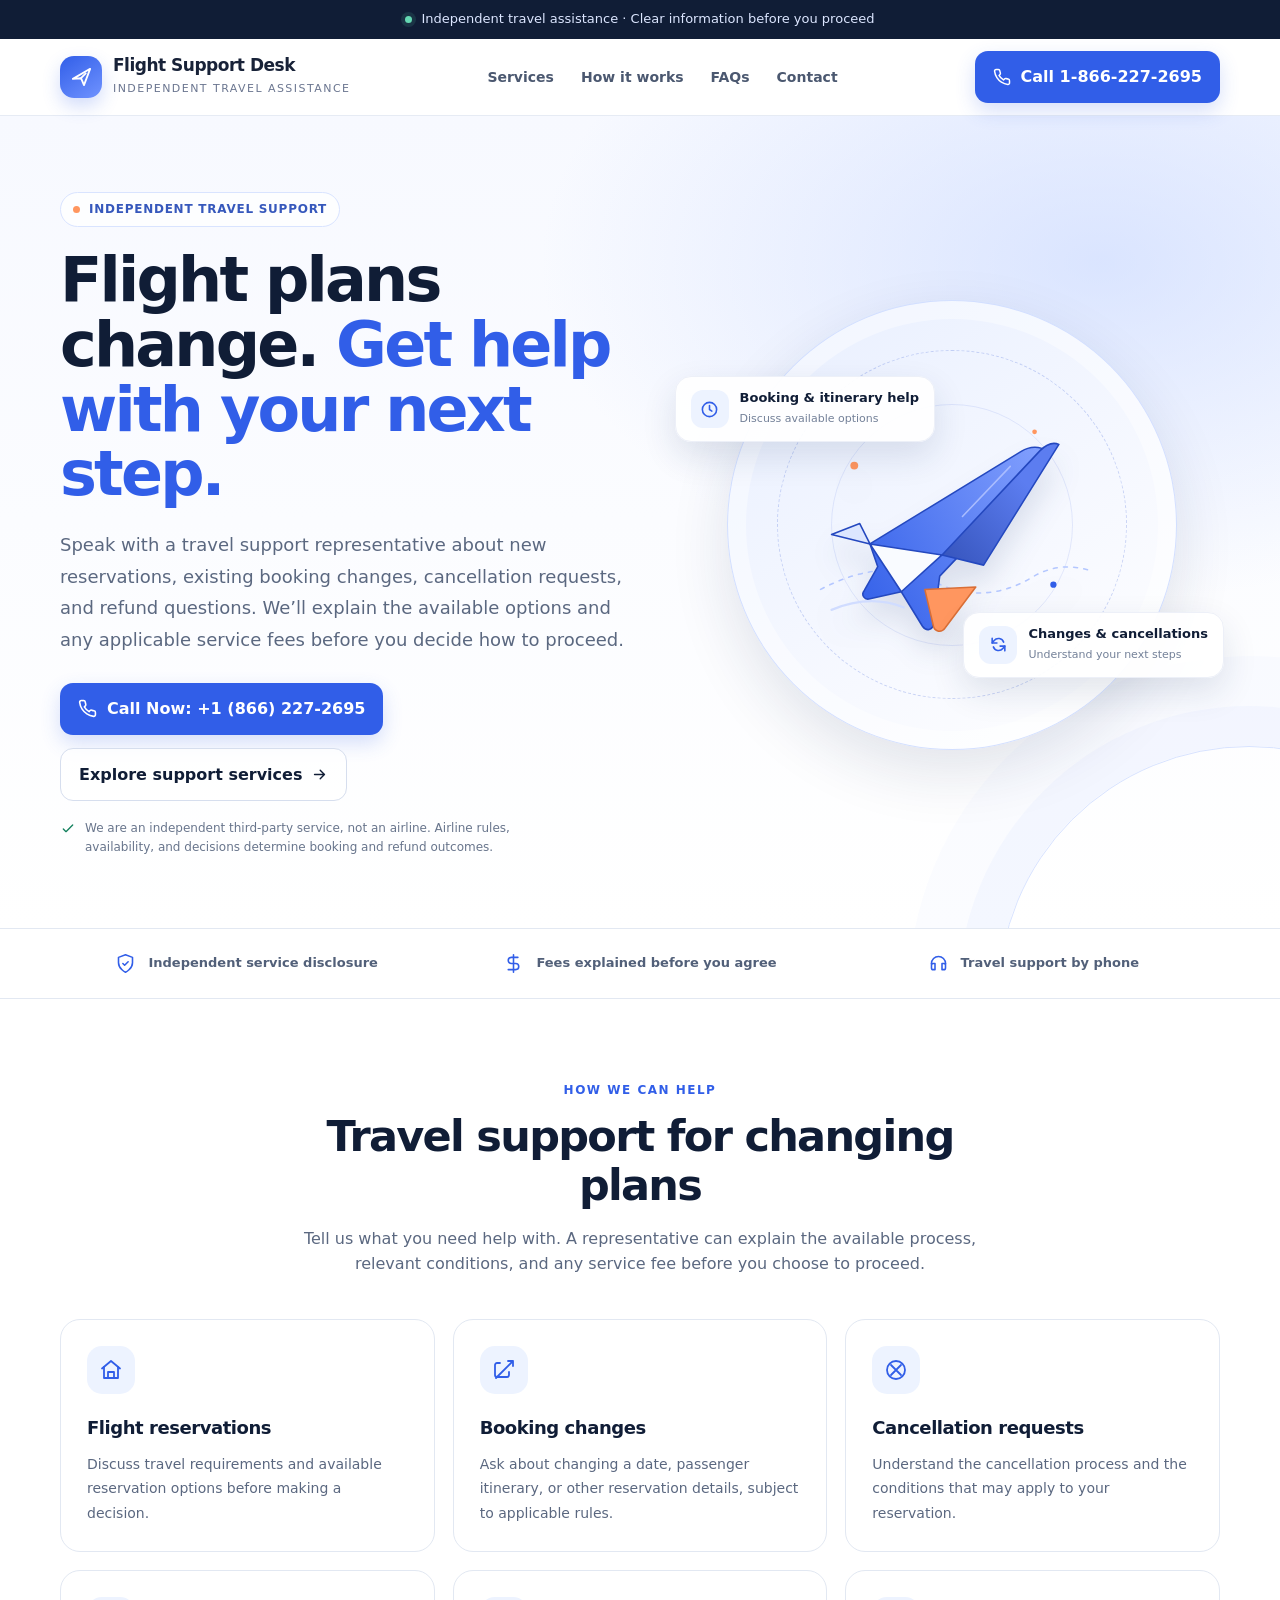
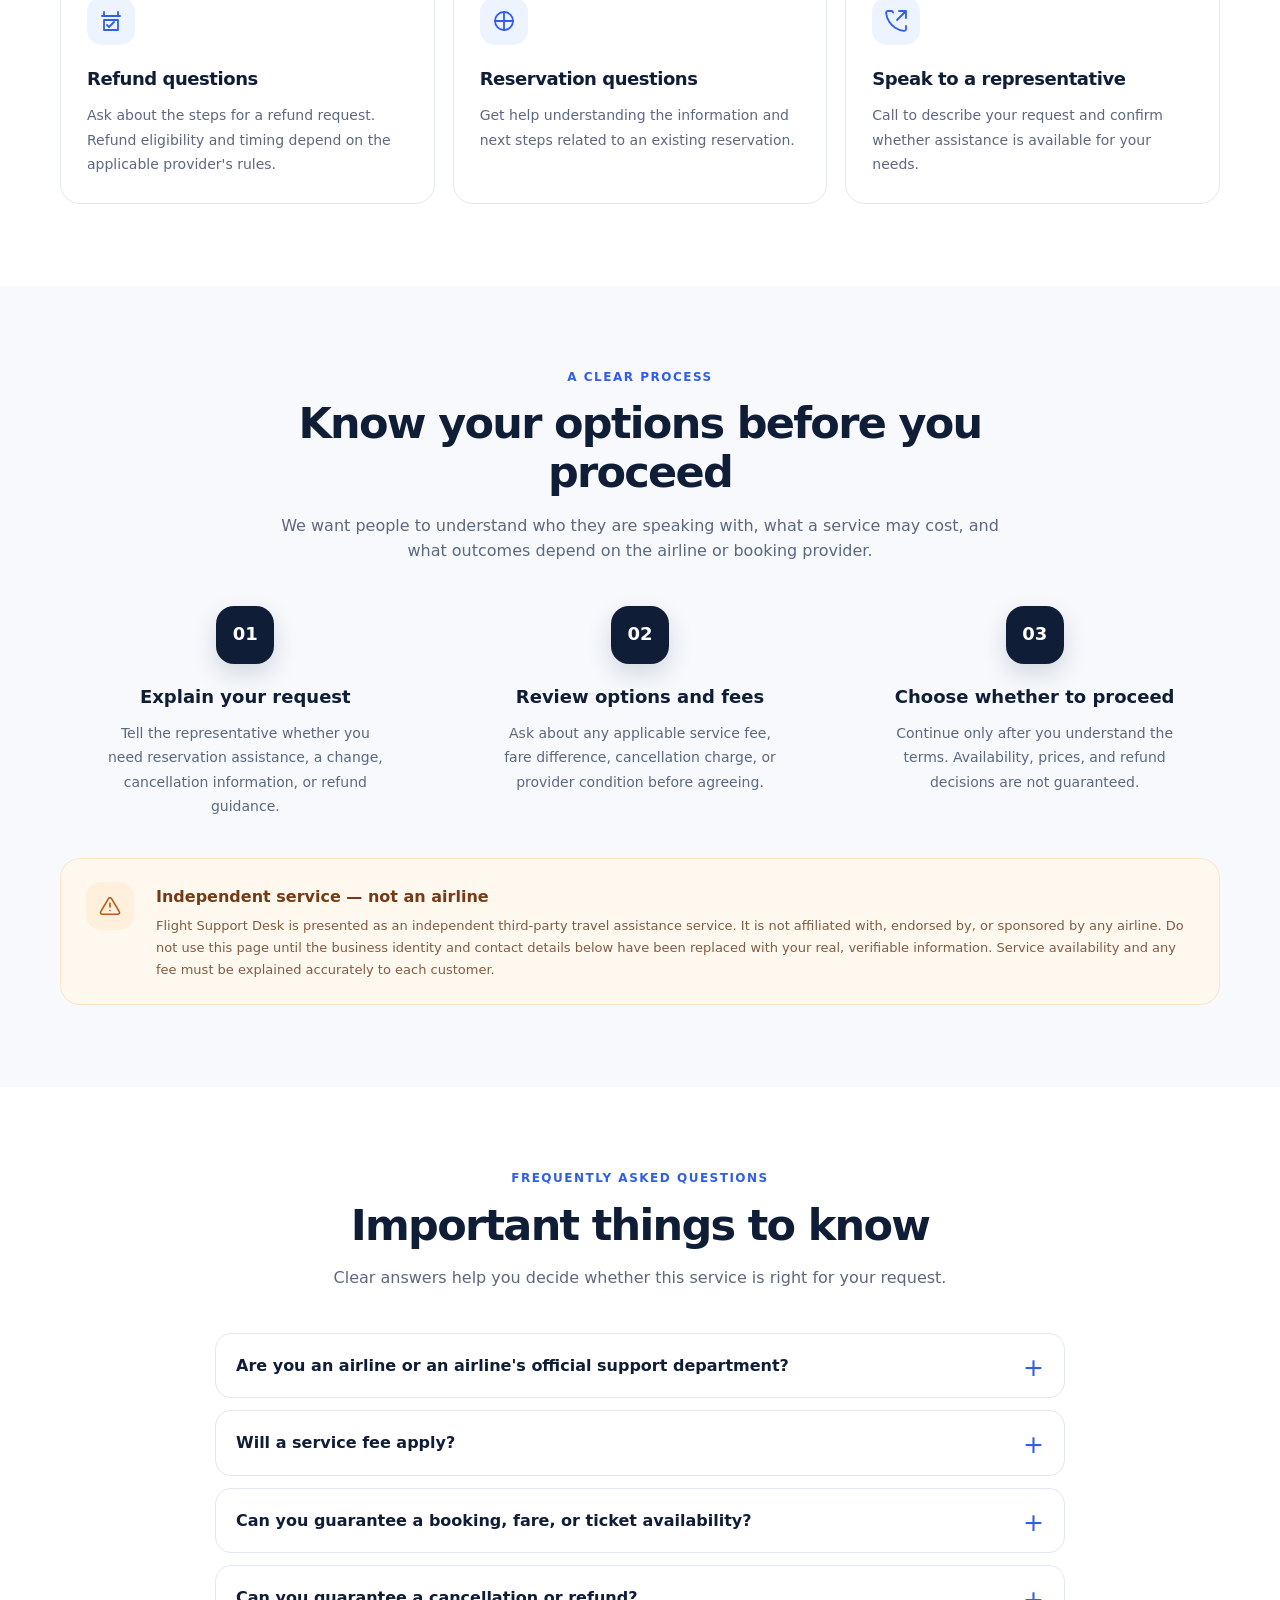
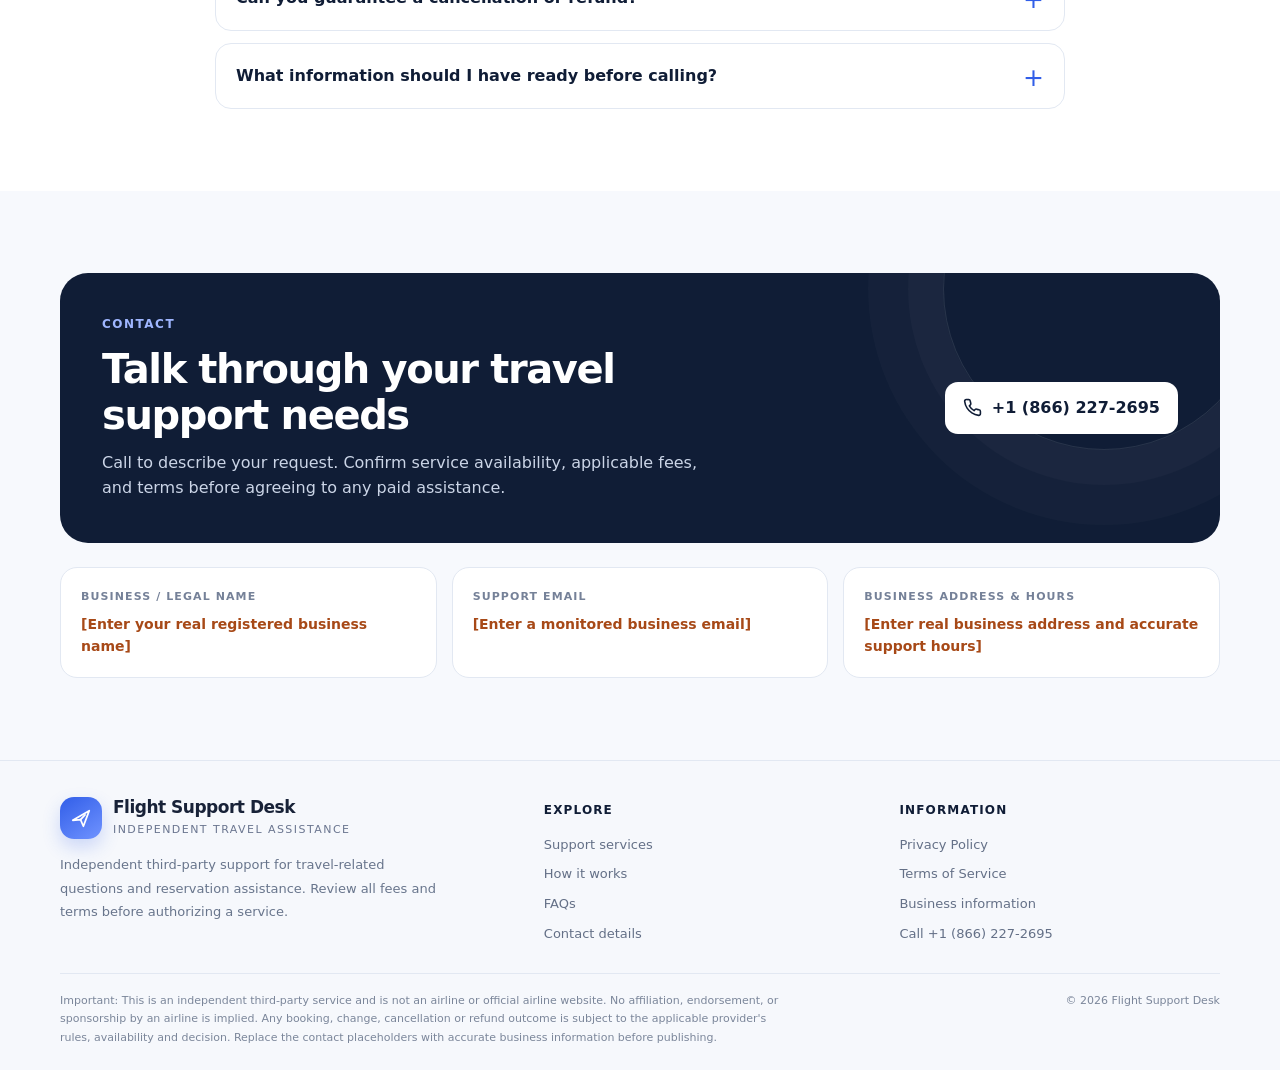
<file: index.html>
<!doctype html>
<html lang="en">
<head>
  <meta charset="utf-8">
  <meta name="viewport" content="width=device-width, initial-scale=1">
  <meta name="description" content="Independent third-party travel assistance for flight reservations, booking changes, cancellation requests and refund questions. Call to discuss your travel support needs.">
  <meta name="theme-color" content="#101d36">
  <title>Flight Support Desk | Independent Travel Assistance</title>
  <link rel="stylesheet" href="styles.css">
</head>
<body>
  <a class="skip-link" href="#main">Skip to content</a>
  <div class="topline"><div class="container inner"><span class="dot" aria-hidden="true"></span><span>Independent travel assistance · Clear information before you proceed</span></div></div>
  <header class="header">
    <div class="container nav">
      <a class="brand" href="#top" aria-label="Flight Support Desk home">
        <span class="brand-mark" aria-hidden="true"><svg viewBox="0 0 24 24" width="23" height="23" fill="none" stroke="currentColor" stroke-width="1.9" stroke-linecap="round" stroke-linejoin="round"><path d="M3 14.5 21 4l-6.4 17-3.1-7.2L3 14.5Z"/><path d="m11.5 13.8 4.9-5.1"/></svg></span>
        <span><span class="brand-name">Flight Support Desk</span><span class="brand-sub">Independent travel assistance</span></span>
      </a>
      <nav class="nav-links" id="nav-links" aria-label="Main navigation">
        <a href="#services">Services</a><a href="#how-it-works">How it works</a><a href="#faq">FAQs</a><a href="#contact">Contact</a>
      </nav>
      <a class="phone-cta" href="tel:+18662272695" aria-label="Call Flight Support Desk at 1-866-227-2695"><svg viewBox="0 0 24 24" width="18" height="18" fill="none" stroke="currentColor" stroke-width="2" stroke-linecap="round" stroke-linejoin="round" aria-hidden="true"><path d="M22 16.9v3a2 2 0 0 1-2.2 2 19.8 19.8 0 0 1-8.6-3.1 19.4 19.4 0 0 1-6-6A19.8 19.8 0 0 1 2.1 4.2 2 2 0 0 1 4.1 2h3a2 2 0 0 1 2 1.7c.1 1 .4 1.9.7 2.8a2 2 0 0 1-.5 2.1L8 9.9a16 16 0 0 0 6 6l1.3-1.3a2 2 0 0 1 2.1-.5c.9.3 1.8.6 2.8.7a2 2 0 0 1 1.8 2.1Z"/></svg>Call 1-866-227-2695</a>
      <button class="nav-toggle" id="nav-toggle" aria-label="Open navigation" aria-controls="nav-links" aria-expanded="false"><svg viewBox="0 0 24 24" width="21" height="21" fill="none" stroke="currentColor" stroke-width="2" stroke-linecap="round"><path d="M4 6h16M4 12h16M4 18h16"/></svg></button>
    </div>
  </header>

  <main id="main">
    <section class="hero" id="top">
      <div class="container hero-grid">
        <div>
          <div class="eyebrow"><span class="mini" aria-hidden="true"></span> Independent travel support</div>
          <h1>Flight plans change. <em>Get help with your next step.</em></h1>
          <p class="hero-copy">Speak with a travel support representative about new reservations, existing booking changes, cancellation requests, and refund questions. We’ll explain the available options and any applicable service fees before you decide how to proceed.</p>
          <div class="hero-actions">
            <a class="phone-cta" href="tel:+18662272695"><svg viewBox="0 0 24 24" width="19" height="19" fill="none" stroke="currentColor" stroke-width="2" stroke-linecap="round" stroke-linejoin="round" aria-hidden="true"><path d="M22 16.9v3a2 2 0 0 1-2.2 2 19.8 19.8 0 0 1-8.6-3.1 19.4 19.4 0 0 1-6-6A19.8 19.8 0 0 1 2.1 4.2 2 2 0 0 1 4.1 2h3a2 2 0 0 1 2 1.7c.1 1 .4 1.9.7 2.8a2 2 0 0 1-.5 2.1L8 9.9a16 16 0 0 0 6 6l1.3-1.3a2 2 0 0 1 2.1-.5c.9.3 1.8.6 2.8.7a2 2 0 0 1 1.8 2.1Z"/></svg>Call Now: +1 (866) 227-2695</a>
            <a class="secondary-cta" href="#services">Explore support services <svg viewBox="0 0 24 24" width="17" height="17" fill="none" stroke="currentColor" stroke-width="2" stroke-linecap="round" stroke-linejoin="round" aria-hidden="true"><path d="M5 12h14M13 6l6 6-6 6"/></svg></a>
          </div>
          <div class="micro-note"><svg viewBox="0 0 24 24" width="16" height="16" fill="none" stroke="currentColor" stroke-width="2" stroke-linecap="round" stroke-linejoin="round" aria-hidden="true"><path d="m5 12 4 4L19 6"/></svg><span>We are an independent third-party service, not an airline. Airline rules, availability, and decisions determine booking and refund outcomes.</span></div>
        </div>
        <div class="hero-visual" aria-label="Illustration of an airplane in the sky" role="img">
          <div class="visual-orbit">
            <svg class="plane-art" viewBox="0 0 440 330" fill="none" aria-hidden="true">
              <defs><linearGradient id="bodyGrad" x1="68" y1="236" x2="359" y2="79" gradientUnits="userSpaceOnUse"><stop stop-color="#315ee8"/><stop offset="1" stop-color="#86a3ff"/></linearGradient><linearGradient id="wingGrad" x1="120" y1="237" x2="292" y2="87" gradientUnits="userSpaceOnUse"><stop stop-color="#203d9f"/><stop offset="1" stop-color="#5c7df0"/></linearGradient></defs>
              <path d="M53 248c55-29 104-32 145-10s86 18 124-5c26-16 52-17 78-8" stroke="#b4c7ff" stroke-width="2" stroke-linecap="round" stroke-dasharray="5 8"/>
              <path d="M67 274c36-15 65-14 92-3" stroke="#d0dcff" stroke-width="3" stroke-linecap="round"/>
              <path d="M116 190 309 72c11-7 24-7 31-1 5 5 4 13-4 22L205 231l-8 61c-1 8-9 10-14 3l-27-44-40 9c-7 2-12-5-7-11l17-30-10-29Z" fill="url(#bodyGrad)" stroke="#2448bf" stroke-width="2" stroke-linejoin="round"/>
              <path d="m116 190 92 14-52 47-40-61Z" fill="#f9fbff" stroke="#2448bf" stroke-width="2" stroke-linejoin="round"/>
              <path d="m208 204 125-133c8-8 17-11 24-8l-96 154-53-13Z" fill="url(#wingGrad)" stroke="#2448bf" stroke-width="2" stroke-linejoin="round"/>
              <path d="m186 248 11 47c2 7 10 9 15 2l39-52-65 3Z" fill="#ff965f" stroke="#d96e36" stroke-width="2" stroke-linejoin="round"/>
              <path d="m67 178 36-14 13 26-49-12Z" fill="#dce6ff" stroke="#2448bf" stroke-width="2" stroke-linejoin="round"/>
              <path d="m234 155 61-64" stroke="#a9bcff" stroke-width="2" stroke-linecap="round"/>
              <circle cx="96" cy="90" r="5" fill="#ff965f"/><circle cx="350" cy="242" r="4" fill="#315ee8"/><circle cx="326" cy="47" r="3" fill="#ff965f"/>
            </svg>
          </div>
          <div class="float-card one"><span class="float-icon"><svg viewBox="0 0 24 24" width="19" height="19" fill="none" stroke="currentColor" stroke-width="2" stroke-linecap="round" stroke-linejoin="round" aria-hidden="true"><circle cx="12" cy="12" r="9"/><path d="M12 7v5l3 2"/></svg></span><span><strong>Booking & itinerary help</strong><small>Discuss available options</small></span></div>
          <div class="float-card two"><span class="float-icon"><svg viewBox="0 0 24 24" width="19" height="19" fill="none" stroke="currentColor" stroke-width="2" stroke-linecap="round" stroke-linejoin="round" aria-hidden="true"><path d="M4 4v6h6M20 20v-6h-6"/><path d="M5.5 15a7 7 0 0 0 12 2L20 14M4 10l2.5-3a7 7 0 0 1 12 2"/></svg></span><span><strong>Changes & cancellations</strong><small>Understand your next steps</small></span></div>
        </div>
      </div>
    </section>

    <div class="trust-strip" aria-label="Service principles"><div class="container trust-grid">
      <div class="trust-item"><svg viewBox="0 0 24 24" width="21" height="21" fill="none" stroke="currentColor" stroke-width="1.8" stroke-linecap="round" stroke-linejoin="round" aria-hidden="true"><path d="M12 22s8-4 8-11V5l-8-3-8 3v6c0 7 8 11 8 11Z"/><path d="m9 12 2 2 4-4"/></svg><span>Independent service disclosure</span></div>
      <div class="trust-item"><svg viewBox="0 0 24 24" width="21" height="21" fill="none" stroke="currentColor" stroke-width="1.8" stroke-linecap="round" stroke-linejoin="round" aria-hidden="true"><path d="M12 2v20M17 5H9.5a3.5 3.5 0 0 0 0 7h5a3.5 3.5 0 0 1 0 7H6"/></svg><span>Fees explained before you agree</span></div>
      <div class="trust-item"><svg viewBox="0 0 24 24" width="21" height="21" fill="none" stroke="currentColor" stroke-width="1.8" stroke-linecap="round" stroke-linejoin="round" aria-hidden="true"><path d="M4 12a8 8 0 0 1 16 0"/><path d="M4 12v5a2 2 0 0 0 2 2h2v-7H6a2 2 0 0 0-2 2ZM20 12v5a2 2 0 0 1-2 2h-2v-7h2a2 2 0 0 1 2 2Z"/></svg><span>Travel support by phone</span></div>
    </div></div>

    <section class="section" id="services">
      <div class="container">
        <div class="section-head"><div class="section-kicker">How we can help</div><h2>Travel support for changing plans</h2><p>Tell us what you need help with. A representative can explain the available process, relevant conditions, and any service fee before you choose to proceed.</p></div>
        <div class="service-grid">
          <article class="service-card"><div class="service-icon"><svg viewBox="0 0 24 24" width="24" height="24" fill="none" stroke="currentColor" stroke-width="1.8" stroke-linecap="round" stroke-linejoin="round" aria-hidden="true"><path d="M3 10.5 12 3l9 7.5"/><path d="M5 9v11h14V9M9 20v-6h6v6"/></svg></div><h3>Flight reservations</h3><p>Discuss travel requirements and available reservation options before making a decision.</p></article>
          <article class="service-card"><div class="service-icon"><svg viewBox="0 0 24 24" width="24" height="24" fill="none" stroke="currentColor" stroke-width="1.8" stroke-linecap="round" stroke-linejoin="round" aria-hidden="true"><path d="M16 3h5v5M4 20 21 3"/><path d="M8 5H5a2 2 0 0 0-2 2v10a2 2 0 0 0 2 2h10a2 2 0 0 0 2-2v-3"/></svg></div><h3>Booking changes</h3><p>Ask about changing a date, passenger itinerary, or other reservation details, subject to applicable rules.</p></article>
          <article class="service-card"><div class="service-icon"><svg viewBox="0 0 24 24" width="24" height="24" fill="none" stroke="currentColor" stroke-width="1.8" stroke-linecap="round" stroke-linejoin="round" aria-hidden="true"><path d="M7 7 17 17M17 7 7 17"/><circle cx="12" cy="12" r="9"/></svg></div><h3>Cancellation requests</h3><p>Understand the cancellation process and the conditions that may apply to your reservation.</p></article>
          <article class="service-card"><div class="service-icon"><svg viewBox="0 0 24 24" width="24" height="24" fill="none" stroke="currentColor" stroke-width="1.8" stroke-linecap="round" stroke-linejoin="round" aria-hidden="true"><path d="M3 7h18M5 3v4m14-4v4M5 11h14v10H5z"/><path d="m8 16 2 2 5-5"/></svg></div><h3>Refund questions</h3><p>Ask about the steps for a refund request. Refund eligibility and timing depend on the applicable provider's rules.</p></article>
          <article class="service-card"><div class="service-icon"><svg viewBox="0 0 24 24" width="24" height="24" fill="none" stroke="currentColor" stroke-width="1.8" stroke-linecap="round" stroke-linejoin="round" aria-hidden="true"><path d="M12 3v18M3 12h18"/><circle cx="12" cy="12" r="9"/></svg></div><h3>Reservation questions</h3><p>Get help understanding the information and next steps related to an existing reservation.</p></article>
          <article class="service-card"><div class="service-icon"><svg viewBox="0 0 24 24" width="24" height="24" fill="none" stroke="currentColor" stroke-width="1.8" stroke-linecap="round" stroke-linejoin="round" aria-hidden="true"><path d="M22 16.9v3a2 2 0 0 1-2.2 2 19.8 19.8 0 0 1-8.6-3.1 19.4 19.4 0 0 1-6-6A19.8 19.8 0 0 1 2.1 4.2 2 2 0 0 1 4.1 2h3a2 2 0 0 1 2 1.7"/><path d="M15 2h7v7M22 2l-9 9"/></svg></div><h3>Speak to a representative</h3><p>Call to describe your request and confirm whether assistance is available for your needs.</p></article>
        </div>
      </div>
    </section>

    <section class="section soft" id="how-it-works">
      <div class="container">
        <div class="section-head"><div class="section-kicker">A clear process</div><h2>Know your options before you proceed</h2><p>We want people to understand who they are speaking with, what a service may cost, and what outcomes depend on the airline or booking provider.</p></div>
        <div class="steps">
          <article class="step"><div class="step-number">01</div><h3>Explain your request</h3><p>Tell the representative whether you need reservation assistance, a change, cancellation information, or refund guidance.</p></article>
          <article class="step"><div class="step-number">02</div><h3>Review options and fees</h3><p>Ask about any applicable service fee, fare difference, cancellation charge, or provider condition before agreeing.</p></article>
          <article class="step"><div class="step-number">03</div><h3>Choose whether to proceed</h3><p>Continue only after you understand the terms. Availability, prices, and refund decisions are not guaranteed.</p></article>
        </div>
        <div class="notice"><div class="notice-icon"><svg viewBox="0 0 24 24" width="22" height="22" fill="none" stroke="currentColor" stroke-width="1.8" stroke-linecap="round" stroke-linejoin="round" aria-hidden="true"><path d="M12 9v4M12 17h.01"/><path d="M10.3 3.9 1.9 18.2A1.8 1.8 0 0 0 3.5 21h17a1.8 1.8 0 0 0 1.6-2.8L13.7 3.9a2 2 0 0 0-3.4 0Z"/></svg></div><div><h3>Independent service — not an airline</h3><p>Flight Support Desk is presented as an independent third-party travel assistance service. It is not affiliated with, endorsed by, or sponsored by any airline. Do not use this page until the business identity and contact details below have been replaced with your real, verifiable information. Service availability and any fee must be explained accurately to each customer.</p></div></div>
      </div>
    </section>

    <section class="section" id="faq">
      <div class="container">
        <div class="section-head"><div class="section-kicker">Frequently asked questions</div><h2>Important things to know</h2><p>Clear answers help you decide whether this service is right for your request.</p></div>
        <div class="faq-list">
          <details><summary>Are you an airline or an airline's official support department?</summary><p>No. This page describes an independent third-party travel assistance service. It is not an airline and does not claim to represent any airline. For official airline assistance, contact the airline directly using its official website or documentation.</p></details>
          <details><summary>Will a service fee apply?</summary><p>A service fee may apply depending on the assistance requested. The representative must disclose any applicable fee and explain relevant conditions before you agree to a paid service.</p></details>
          <details><summary>Can you guarantee a booking, fare, or ticket availability?</summary><p>No. Fares and availability can change and depend on the booking provider. Any price, itinerary, and terms should be confirmed before a purchase is made.</p></details>
          <details><summary>Can you guarantee a cancellation or refund?</summary><p>No. Refund eligibility, cancellation charges, and processing times depend on the fare rules and the relevant airline or booking provider. A request does not guarantee approval.</p></details>
          <details><summary>What information should I have ready before calling?</summary><p>Have your travel dates and, if relevant, your reservation details available. Share personal information only when necessary and after you understand who is receiving it and why. Never share your account password or one-time security codes.</p></details>
        </div>
      </div>
    </section>

    <section class="section soft" id="contact">
      <div class="container">
        <div class="contact-band"><div class="content"><div class="section-kicker">Contact</div><h2>Talk through your travel support needs</h2><p>Call to describe your request. Confirm service availability, applicable fees, and terms before agreeing to any paid assistance.</p></div><a class="phone-cta" href="tel:+18662272695"><svg viewBox="0 0 24 24" width="19" height="19" fill="none" stroke="currentColor" stroke-width="2" stroke-linecap="round" stroke-linejoin="round" aria-hidden="true"><path d="M22 16.9v3a2 2 0 0 1-2.2 2 19.8 19.8 0 0 1-8.6-3.1 19.4 19.4 0 0 1-6-6A19.8 19.8 0 0 1 2.1 4.2 2 2 0 0 1 4.1 2h3a2 2 0 0 1 2 1.7c.1 1 .4 1.9.7 2.8a2 2 0 0 1-.5 2.1L8 9.9a16 16 0 0 0 6 6l1.3-1.3a2 2 0 0 1 2.1-.5c.9.3 1.8.6 2.8.7a2 2 0 0 1 1.8 2.1Z"/></svg>+1 (866) 227-2695</a></div>
        <div class="contact-info">
          <div class="info-box"><div class="label">Business / legal name</div><div class="value replace-me">[Enter your real registered business name]</div></div>
          <div class="info-box"><div class="label">Support email</div><div class="value replace-me">[Enter a monitored business email]</div></div>
          <div class="info-box"><div class="label">Business address & hours</div><div class="value replace-me">[Enter real business address and accurate support hours]</div></div>
        </div>
      </div>
    </section>
  </main>

  <footer class="site-footer">
    <div class="container">
      <div class="footer-top">
        <div class="footer-about"><a class="brand" href="#top"><span class="brand-mark" aria-hidden="true"><svg viewBox="0 0 24 24" width="22" height="22" fill="none" stroke="currentColor" stroke-width="1.9" stroke-linecap="round" stroke-linejoin="round"><path d="M3 14.5 21 4l-6.4 17-3.1-7.2L3 14.5Z"/><path d="m11.5 13.8 4.9-5.1"/></svg></span><span><span class="brand-name">Flight Support Desk</span><span class="brand-sub">Independent travel assistance</span></span></a><p>Independent third-party support for travel-related questions and reservation assistance. Review all fees and terms before authorizing a service.</p></div>
        <div class="footer-col"><h3>Explore</h3><div class="footer-links"><a href="#services">Support services</a><a href="#how-it-works">How it works</a><a href="#faq">FAQs</a><a href="#contact">Contact details</a></div></div>
        <div class="footer-col"><h3>Information</h3><div class="footer-links"><a href="privacy.html">Privacy Policy</a><a href="terms.html">Terms of Service</a><a href="#contact">Business information</a><a href="tel:+18662272695">Call +1 (866) 227-2695</a></div></div>
      </div>
      <div class="footer-bottom"><div class="fineprint">Important: This is an independent third-party service and is not an airline or official airline website. No affiliation, endorsement, or sponsorship by an airline is implied. Any booking, change, cancellation or refund outcome is subject to the applicable provider's rules, availability and decision. Replace the contact placeholders with accurate business information before publishing.</div><div class="footer-legal"><span>© <span id="year">2026</span> Flight Support Desk</span></div></div>
    </div>
  </footer>
  <script>
    (function(){
      var toggle=document.getElementById('nav-toggle');
      var links=document.getElementById('nav-links');
      if(toggle&&links){
        toggle.addEventListener('click',function(){
          var open=links.classList.toggle('open');
          toggle.setAttribute('aria-expanded',String(open));
          toggle.setAttribute('aria-label',open?'Close navigation':'Open navigation');
        });
        links.querySelectorAll('a').forEach(function(a){a.addEventListener('click',function(){links.classList.remove('open');toggle.setAttribute('aria-expanded','false');toggle.setAttribute('aria-label','Open navigation');});});
      }
      var year=document.getElementById('year');if(year)year.textContent=new Date().getFullYear();
    })();
  </script>
</body>
</html>
</file>
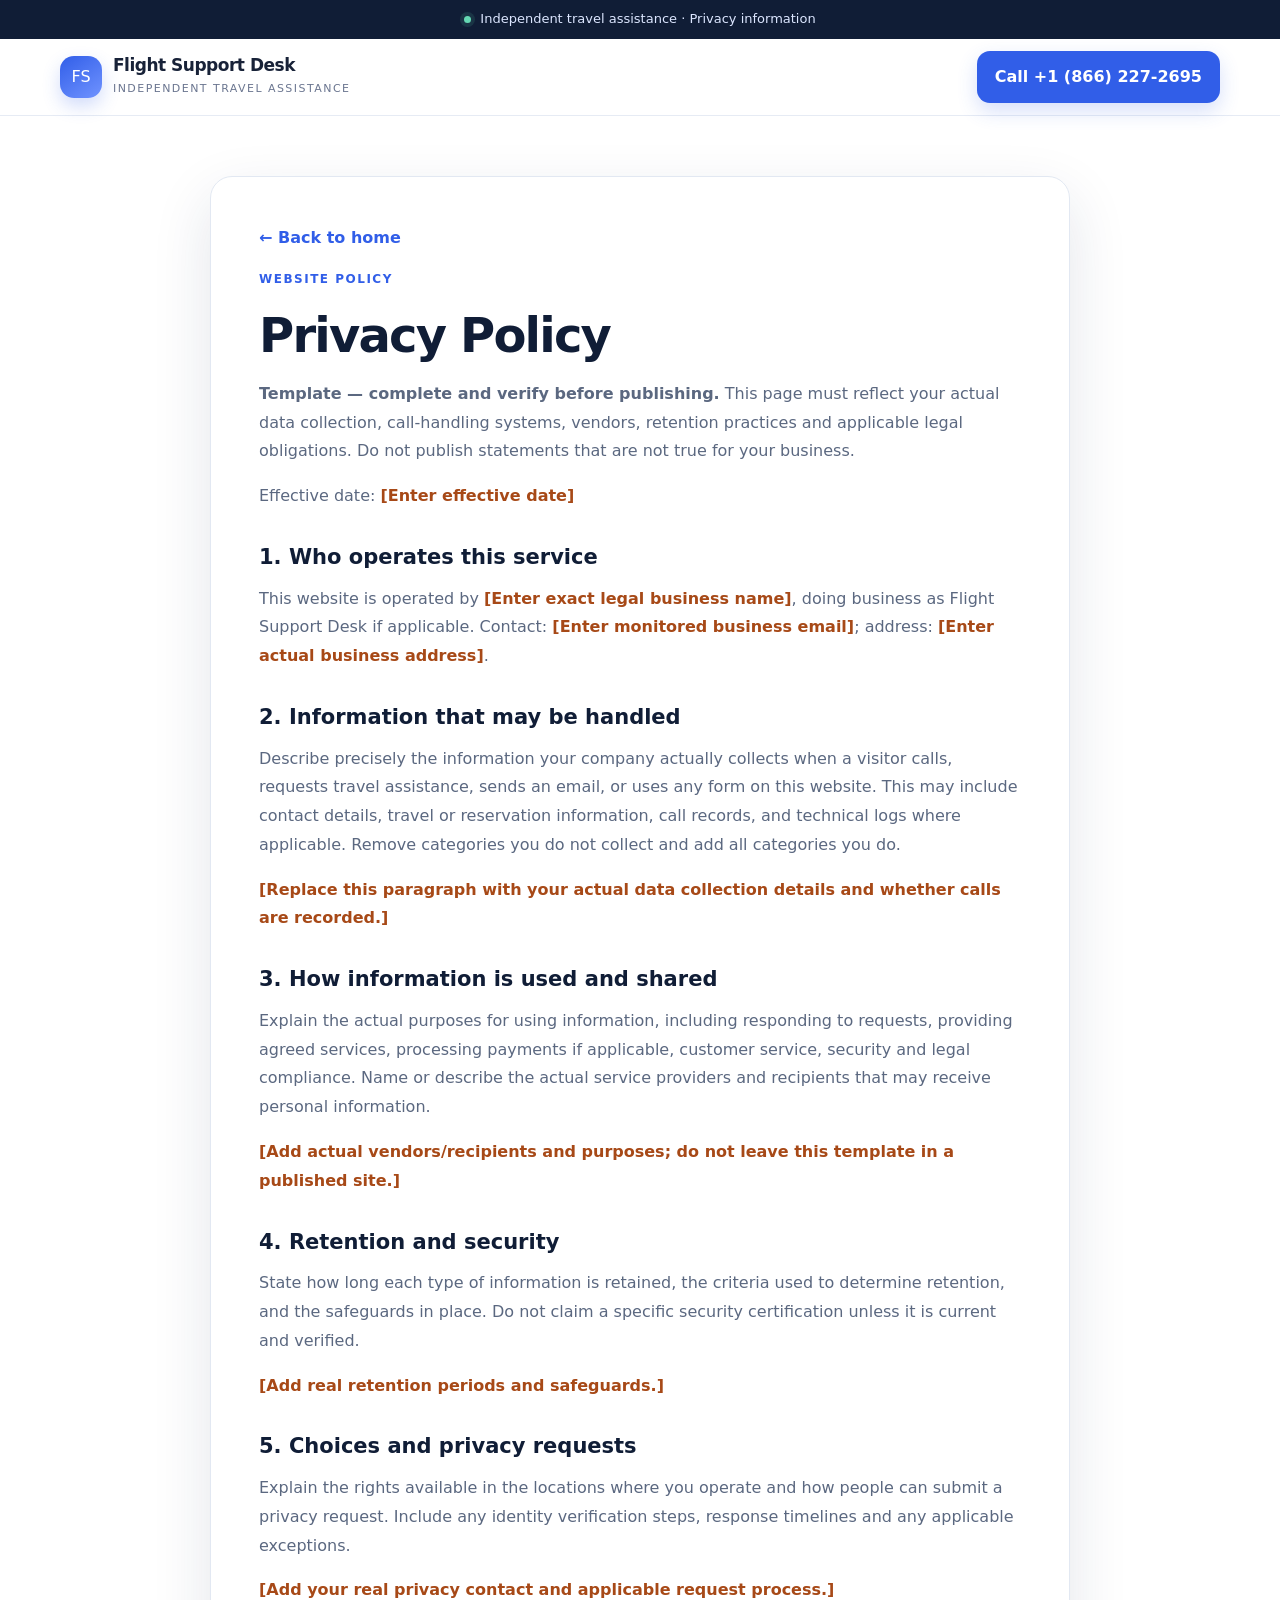
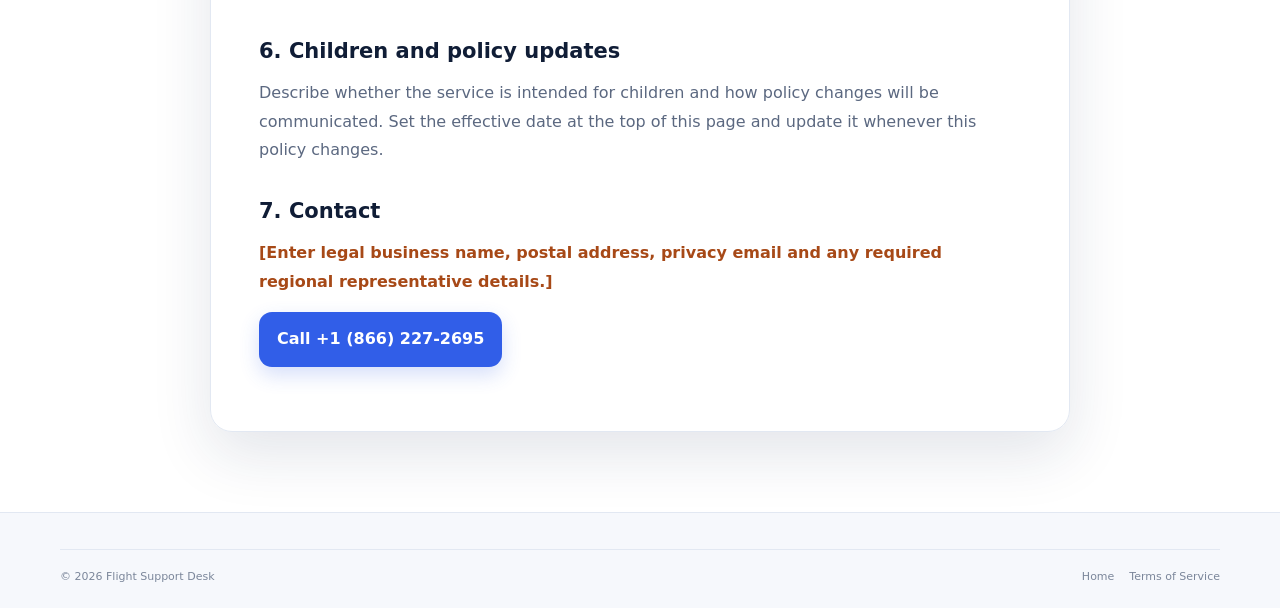
<file: privacy.html>
<!doctype html>
<html lang="en"><head><meta charset="utf-8"><meta name="viewport" content="width=device-width, initial-scale=1"><meta name="description" content="Privacy information for Flight Support Desk."><title>Privacy Policy | Flight Support Desk</title><link rel="stylesheet" href="styles.css"><style>.legal-page{padding:60px 0 80px}.legal-card{max-width:860px;margin:auto;border:1px solid var(--line);border-radius:22px;padding:clamp(24px,5vw,48px);box-shadow:var(--shadow)}.legal-card h1{font-size:clamp(34px,5vw,48px);letter-spacing:-1.8px;margin:20px 0}.legal-card h2{font-size:21px;color:var(--navy);margin:30px 0 10px}.legal-card p,.legal-card li{color:var(--muted);line-height:1.8}.legal-card .placeholder{color:#a74917;font-weight:750}.back-link{display:inline-block;color:var(--blue);font-weight:750;text-decoration:none;margin-bottom:20px}</style></head>
<body><div class="topline"><div class="container inner"><span class="dot"></span><span>Independent travel assistance · Privacy information</span></div></div><header class="header"><div class="container nav"><a class="brand" href="index.html"><span class="brand-mark">FS</span><span><span class="brand-name">Flight Support Desk</span><span class="brand-sub">Independent travel assistance</span></span></a><a class="phone-cta" href="tel:+18662272695">Call +1 (866) 227-2695</a></div></header>
<main class="legal-page"><div class="container"><article class="legal-card"><a class="back-link" href="index.html">← Back to home</a><div class="section-kicker">Website policy</div><h1>Privacy Policy</h1><p><strong>Template — complete and verify before publishing.</strong> This page must reflect your actual data collection, call-handling systems, vendors, retention practices and applicable legal obligations. Do not publish statements that are not true for your business.</p><p>Effective date: <span class="placeholder">[Enter effective date]</span></p><h2>1. Who operates this service</h2><p>This website is operated by <span class="placeholder">[Enter exact legal business name]</span>, doing business as Flight Support Desk if applicable. Contact: <span class="placeholder">[Enter monitored business email]</span>; address: <span class="placeholder">[Enter actual business address]</span>.</p><h2>2. Information that may be handled</h2><p>Describe precisely the information your company actually collects when a visitor calls, requests travel assistance, sends an email, or uses any form on this website. This may include contact details, travel or reservation information, call records, and technical logs where applicable. Remove categories you do not collect and add all categories you do.</p><p class="placeholder">[Replace this paragraph with your actual data collection details and whether calls are recorded.]</p><h2>3. How information is used and shared</h2><p>Explain the actual purposes for using information, including responding to requests, providing agreed services, processing payments if applicable, customer service, security and legal compliance. Name or describe the actual service providers and recipients that may receive personal information.</p><p class="placeholder">[Add actual vendors/recipients and purposes; do not leave this template in a published site.]</p><h2>4. Retention and security</h2><p>State how long each type of information is retained, the criteria used to determine retention, and the safeguards in place. Do not claim a specific security certification unless it is current and verified.</p><p class="placeholder">[Add real retention periods and safeguards.]</p><h2>5. Choices and privacy requests</h2><p>Explain the rights available in the locations where you operate and how people can submit a privacy request. Include any identity verification steps, response timelines and any applicable exceptions.</p><p class="placeholder">[Add your real privacy contact and applicable request process.]</p><h2>6. Children and policy updates</h2><p>Describe whether the service is intended for children and how policy changes will be communicated. Set the effective date at the top of this page and update it whenever this policy changes.</p><h2>7. Contact</h2><p class="placeholder">[Enter legal business name, postal address, privacy email and any required regional representative details.]</p><p><a class="phone-cta" href="tel:+18662272695">Call +1 (866) 227-2695</a></p></article></div></main><footer class="site-footer"><div class="container footer-bottom"><span>© <span id="year">2026</span> Flight Support Desk</span><div class="footer-legal"><a href="index.html">Home</a><a href="terms.html">Terms of Service</a></div></div></footer><script>document.getElementById('year').textContent=new Date().getFullYear();</script></body></html>
</file>
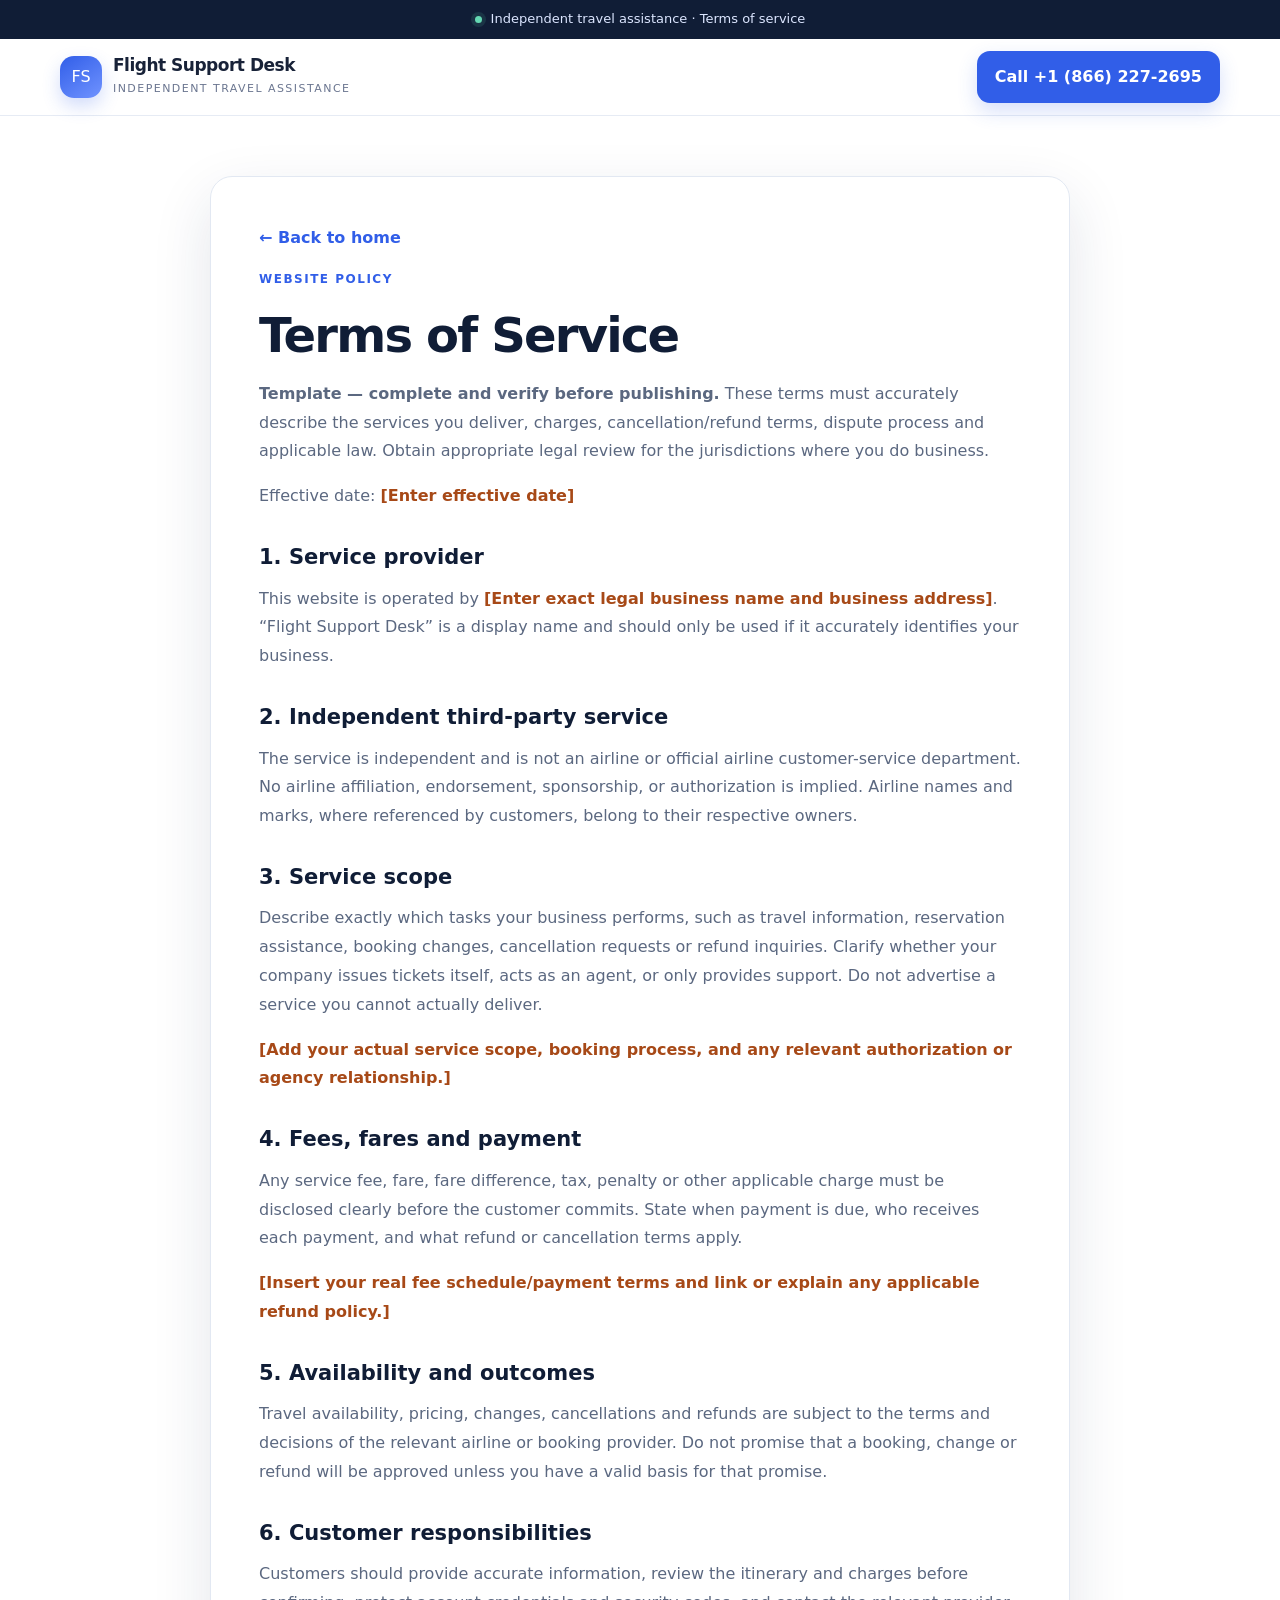
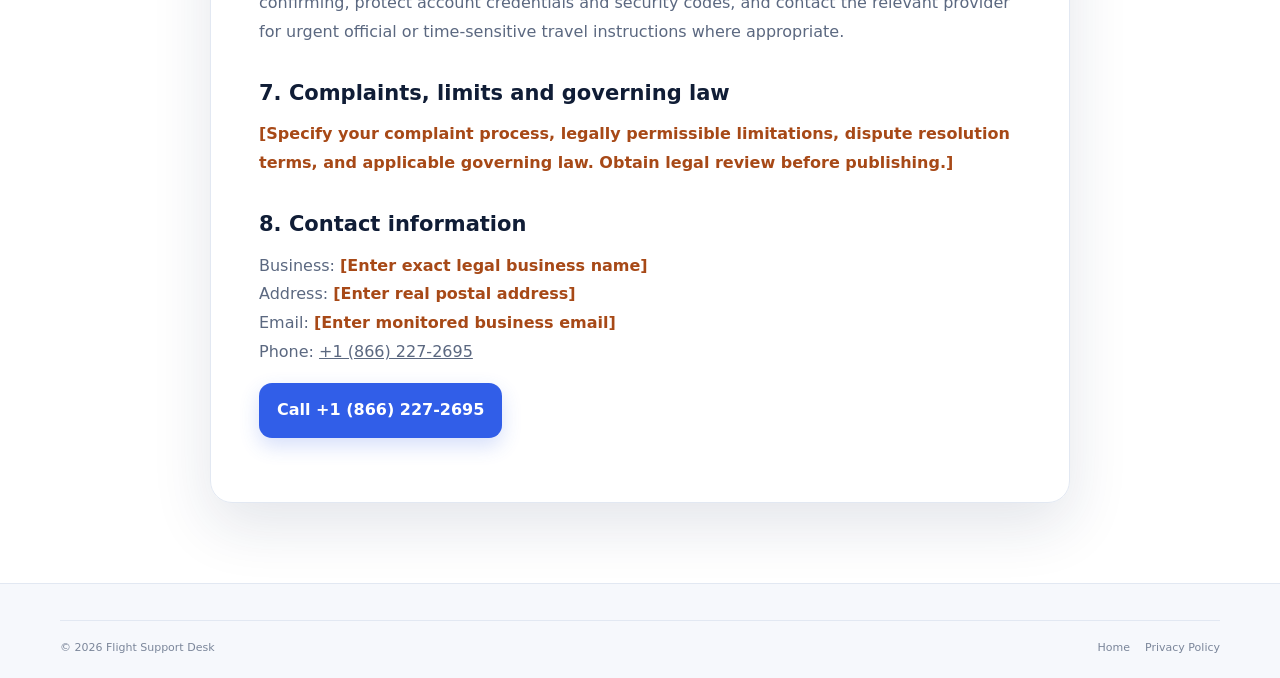
<file: terms.html>
<!doctype html>
<html lang="en"><head><meta charset="utf-8"><meta name="viewport" content="width=device-width, initial-scale=1"><meta name="description" content="Terms of Service for Flight Support Desk."><title>Terms of Service | Flight Support Desk</title><link rel="stylesheet" href="styles.css"><style>.legal-page{padding:60px 0 80px}.legal-card{max-width:860px;margin:auto;border:1px solid var(--line);border-radius:22px;padding:clamp(24px,5vw,48px);box-shadow:var(--shadow)}.legal-card h1{font-size:clamp(34px,5vw,48px);letter-spacing:-1.8px;margin:20px 0}.legal-card h2{font-size:21px;color:var(--navy);margin:30px 0 10px}.legal-card p,.legal-card li{color:var(--muted);line-height:1.8}.legal-card .placeholder{color:#a74917;font-weight:750}.back-link{display:inline-block;color:var(--blue);font-weight:750;text-decoration:none;margin-bottom:20px}</style></head>
<body><div class="topline"><div class="container inner"><span class="dot"></span><span>Independent travel assistance · Terms of service</span></div></div><header class="header"><div class="container nav"><a class="brand" href="index.html"><span class="brand-mark">FS</span><span><span class="brand-name">Flight Support Desk</span><span class="brand-sub">Independent travel assistance</span></span></a><a class="phone-cta" href="tel:+18662272695">Call +1 (866) 227-2695</a></div></header>
<main class="legal-page"><div class="container"><article class="legal-card"><a class="back-link" href="index.html">← Back to home</a><div class="section-kicker">Website policy</div><h1>Terms of Service</h1><p><strong>Template — complete and verify before publishing.</strong> These terms must accurately describe the services you deliver, charges, cancellation/refund terms, dispute process and applicable law. Obtain appropriate legal review for the jurisdictions where you do business.</p><p>Effective date: <span class="placeholder">[Enter effective date]</span></p><h2>1. Service provider</h2><p>This website is operated by <span class="placeholder">[Enter exact legal business name and business address]</span>. “Flight Support Desk” is a display name and should only be used if it accurately identifies your business.</p><h2>2. Independent third-party service</h2><p>The service is independent and is not an airline or official airline customer-service department. No airline affiliation, endorsement, sponsorship, or authorization is implied. Airline names and marks, where referenced by customers, belong to their respective owners.</p><h2>3. Service scope</h2><p>Describe exactly which tasks your business performs, such as travel information, reservation assistance, booking changes, cancellation requests or refund inquiries. Clarify whether your company issues tickets itself, acts as an agent, or only provides support. Do not advertise a service you cannot actually deliver.</p><p class="placeholder">[Add your actual service scope, booking process, and any relevant authorization or agency relationship.]</p><h2>4. Fees, fares and payment</h2><p>Any service fee, fare, fare difference, tax, penalty or other applicable charge must be disclosed clearly before the customer commits. State when payment is due, who receives each payment, and what refund or cancellation terms apply.</p><p class="placeholder">[Insert your real fee schedule/payment terms and link or explain any applicable refund policy.]</p><h2>5. Availability and outcomes</h2><p>Travel availability, pricing, changes, cancellations and refunds are subject to the terms and decisions of the relevant airline or booking provider. Do not promise that a booking, change or refund will be approved unless you have a valid basis for that promise.</p><h2>6. Customer responsibilities</h2><p>Customers should provide accurate information, review the itinerary and charges before confirming, protect account credentials and security codes, and contact the relevant provider for urgent official or time-sensitive travel instructions where appropriate.</p><h2>7. Complaints, limits and governing law</h2><p class="placeholder">[Specify your complaint process, legally permissible limitations, dispute resolution terms, and applicable governing law. Obtain legal review before publishing.]</p><h2>8. Contact information</h2><p>Business: <span class="placeholder">[Enter exact legal business name]</span><br>Address: <span class="placeholder">[Enter real postal address]</span><br>Email: <span class="placeholder">[Enter monitored business email]</span><br>Phone: <a href="tel:+18662272695">+1 (866) 227-2695</a></p><p><a class="phone-cta" href="tel:+18662272695">Call +1 (866) 227-2695</a></p></article></div></main><footer class="site-footer"><div class="container footer-bottom"><span>© <span id="year">2026</span> Flight Support Desk</span><div class="footer-legal"><a href="index.html">Home</a><a href="privacy.html">Privacy Policy</a></div></div></footer><script>document.getElementById('year').textContent=new Date().getFullYear();</script></body></html>
</file>
<file: styles.css>
:root{--navy:#101d36;--navy2:#172b4d;--blue:#315ee8;--blue2:#2449c7;--sky:#edf3ff;--ink:#182238;--muted:#5b6880;--line:#e2e8f2;--white:#fff;--orange:#ff965f;--green:#14805e;--shadow:0 22px 60px rgba(25,44,82,.12);--radius:22px;--max:1160px}
*{box-sizing:border-box}html{scroll-behavior:smooth;scroll-padding-top:90px}body{margin:0;background:#fff;color:var(--ink);font-family:Inter,ui-sans-serif,system-ui,-apple-system,BlinkMacSystemFont,"Segoe UI",sans-serif;font-size:16px;line-height:1.6;-webkit-font-smoothing:antialiased}a{color:inherit}img,svg{max-width:100%}button,a{ -webkit-tap-highlight-color:transparent}a:focus-visible,button:focus-visible{outline:3px solid #87a5ff;outline-offset:3px}.skip-link{position:absolute;left:-9999px;top:10px;background:#fff;padding:10px;z-index:100}.skip-link:focus{left:10px}.container{width:min(var(--max),calc(100% - 40px));margin-inline:auto}.topline{background:var(--navy);color:#dce6ff;font-size:13px}.topline .inner{display:flex;justify-content:center;gap:9px;align-items:center;padding:9px 0;text-align:center}.topline .dot{width:7px;height:7px;background:#65d8b3;border-radius:50%;box-shadow:0 0 0 4px rgba(101,216,179,.12)}.header{position:sticky;top:0;z-index:50;background:rgba(255,255,255,.92);backdrop-filter:blur(14px);border-bottom:1px solid rgba(226,232,242,.85)}.nav{min-height:76px;display:flex;justify-content:space-between;align-items:center;gap:20px}.brand{display:flex;align-items:center;gap:11px;text-decoration:none;min-width:220px}.brand-mark{width:42px;height:42px;border-radius:14px;display:grid;place-items:center;background:linear-gradient(145deg,var(--blue),#7093ff);color:#fff;box-shadow:0 8px 18px rgba(49,94,232,.22)}.brand-name{display:block;font-weight:800;letter-spacing:-.5px;font-size:17px;line-height:1.15}.brand-sub{display:block;color:#6b7690;font-size:11px;letter-spacing:1.45px;text-transform:uppercase;margin-top:4px}.nav-links{display:flex;gap:27px;align-items:center}.nav-links a{font-size:14px;font-weight:650;color:#4b5870;text-decoration:none}.nav-links a:hover{color:var(--blue)}.phone-cta{display:inline-flex;align-items:center;justify-content:center;gap:10px;background:var(--blue);color:white!important;font-weight:800;text-decoration:none;padding:13px 18px;border-radius:13px;box-shadow:0 8px 20px rgba(49,94,232,.2);transition:transform .18s,background .18s;white-space:nowrap}.phone-cta:hover{background:var(--blue2);transform:translateY(-1px)}.phone-cta svg{flex:0 0 auto}.nav-toggle{display:none;border:1px solid var(--line);border-radius:10px;background:#fff;padding:10px;color:var(--navy)}.hero{position:relative;overflow:hidden;padding:76px 0 70px;background:radial-gradient(ellipse at 86% 18%,rgba(185,205,255,.48),transparent 36%),linear-gradient(180deg,#f7f9ff 0%,#fff 100%)}.hero:before{content:"";position:absolute;width:500px;height:500px;right:-220px;bottom:-320px;border:1px solid #d8e3ff;border-radius:50%;box-shadow:0 0 0 40px rgba(216,227,255,.22),0 0 0 90px rgba(216,227,255,.12)}.hero-grid{display:grid;grid-template-columns:1.03fr .97fr;gap:54px;align-items:center;position:relative;z-index:1}.eyebrow{display:inline-flex;align-items:center;gap:9px;border:1px solid #d9e4ff;background:rgba(255,255,255,.8);color:#3658bc;border-radius:999px;padding:7px 12px;font-size:12px;font-weight:800;letter-spacing:.75px;text-transform:uppercase}.eyebrow .mini{width:7px;height:7px;border-radius:50%;background:var(--orange)}h1,h2,h3,p{margin-top:0}h1{font-size:clamp(38px,5vw,62px);letter-spacing:-2.8px;line-height:1.045;margin:21px 0 22px;color:var(--navy);max-width:690px}h1 em{font-style:normal;color:var(--blue)}.hero-copy{font-size:18px;line-height:1.75;color:#5b6880;max-width:590px;margin-bottom:28px}.hero-actions{display:flex;gap:13px;flex-wrap:wrap;align-items:center}.secondary-cta{display:inline-flex;align-items:center;justify-content:center;gap:9px;border:1px solid #d6deee;border-radius:13px;padding:13px 18px;color:var(--navy);font-weight:750;text-decoration:none;background:rgba(255,255,255,.75)}.secondary-cta:hover{background:#fff;border-color:#afc2f5}.micro-note{display:flex;gap:9px;align-items:flex-start;color:#68758c;font-size:12px;max-width:500px;margin-top:18px}.micro-note svg{flex:0 0 auto;margin-top:2px;color:var(--green)}.hero-visual{min-height:370px;position:relative;display:grid;place-items:center}.visual-orbit{width:min(100%,450px);aspect-ratio:1/1;border-radius:50%;background:linear-gradient(145deg,#e8efff,#f7f9ff 63%,#fff);border:1px solid rgba(208,221,255,.9);position:relative;display:grid;place-items:center;box-shadow:inset 0 0 0 18px rgba(255,255,255,.38),var(--shadow)}.visual-orbit:before,.visual-orbit:after{content:"";position:absolute;border:1px dashed rgba(79,112,219,.28);border-radius:50%;inset:11%}.visual-orbit:after{inset:23%;border-style:solid;border-color:rgba(79,112,219,.13)}.plane-art{width:77%;position:relative;z-index:1;filter:drop-shadow(0 20px 14px rgba(28,49,100,.12))}.float-card{position:absolute;z-index:2;display:flex;gap:11px;align-items:center;background:rgba(255,255,255,.94);border:1px solid #edf0f8;padding:13px 15px;border-radius:16px;box-shadow:0 14px 34px rgba(27,49,94,.12)}.float-card.one{left:-9px;top:17%}.float-card.two{right:-4px;bottom:16%}.float-icon{width:38px;height:38px;display:grid;place-items:center;background:#edf3ff;color:var(--blue);border-radius:12px;flex:0 0 auto}.float-card strong{display:block;color:var(--navy);font-size:13px;line-height:1.3}.float-card small{display:block;color:#738098;font-size:11px;margin-top:3px}.trust-strip{border-top:1px solid var(--line);border-bottom:1px solid var(--line);background:#fff}.trust-grid{display:grid;grid-template-columns:repeat(3,1fr);padding:24px 0;gap:20px}.trust-item{display:flex;justify-content:center;align-items:center;gap:12px;color:#526079;font-size:13px;font-weight:700}.trust-item svg{color:var(--blue);flex:0 0 auto}.section{padding:82px 0}.section.soft{background:#f7f9fd}.section-head{text-align:center;max-width:720px;margin:0 auto 42px}.section-kicker{font-size:12px;text-transform:uppercase;letter-spacing:1.5px;color:var(--blue);font-weight:850;margin-bottom:12px}.section h2{font-size:clamp(30px,3.8vw,43px);letter-spacing:-1.7px;line-height:1.15;color:var(--navy);margin-bottom:15px}.section-head p{color:var(--muted);font-size:16px;margin-bottom:0}.service-grid{display:grid;grid-template-columns:repeat(3,1fr);gap:18px}.service-card{border:1px solid var(--line);border-radius:20px;padding:26px;background:#fff;transition:transform .2s,box-shadow .2s,border-color .2s;min-width:0}.service-card:hover{transform:translateY(-4px);box-shadow:0 18px 42px rgba(28,50,95,.08);border-color:#cedaff}.service-icon{width:48px;height:48px;display:grid;place-items:center;border-radius:15px;background:#edf3ff;color:var(--blue);margin-bottom:20px}.service-card h3{font-size:18px;letter-spacing:-.45px;margin-bottom:9px;color:var(--navy)}.service-card p{color:var(--muted);font-size:14px;line-height:1.75;margin-bottom:0}.steps{display:grid;grid-template-columns:repeat(3,1fr);gap:24px;counter-reset:steps}.step{position:relative;padding:0 14px 5px;text-align:center}.step-number{width:58px;height:58px;border-radius:18px;margin:0 auto 19px;background:var(--navy);color:#fff;display:grid;place-items:center;font-size:18px;font-weight:850;box-shadow:0 10px 24px rgba(16,29,54,.15)}.step h3{font-size:18px;color:var(--navy);margin-bottom:9px}.step p{color:var(--muted);font-size:14px;max-width:285px;margin:0 auto;line-height:1.75}.notice{display:grid;grid-template-columns:52px 1fr;gap:18px;align-items:start;background:#fff8ef;border:1px solid #ffe3c6;border-radius:20px;padding:23px 25px;margin-top:34px}.notice-icon{width:48px;height:48px;background:#fff0dd;color:#b75d1b;border-radius:15px;display:grid;place-items:center}.notice h3{font-size:16px;color:#753b16;margin:2px 0 6px}.notice p{color:#805c42;font-size:13px;line-height:1.7;margin:0}.faq-list{max-width:850px;margin:0 auto;display:grid;gap:12px}.faq-list details{border:1px solid var(--line);border-radius:16px;padding:0 20px;background:#fff}.faq-list summary{font-weight:800;color:var(--navy);padding:19px 28px 19px 0;cursor:pointer;list-style:none;position:relative}.faq-list summary::-webkit-details-marker{display:none}.faq-list summary:after{content:"+";position:absolute;right:0;top:14px;color:var(--blue);font-size:25px;font-weight:500}.faq-list details[open] summary:after{content:"−"}.faq-list details p{margin:0;padding:0 0 19px;color:var(--muted);font-size:14px;line-height:1.8}.contact-band{background:var(--navy);color:white;border-radius:28px;padding:42px;display:flex;align-items:center;justify-content:space-between;gap:30px;overflow:hidden;position:relative}.contact-band:after{content:"";position:absolute;right:-45px;top:-145px;width:320px;height:320px;border:1px solid rgba(255,255,255,.1);border-radius:50%;box-shadow:0 0 0 35px rgba(255,255,255,.025),0 0 0 75px rgba(255,255,255,.02)}.contact-band .content{position:relative;z-index:1;max-width:620px}.contact-band .section-kicker{color:#9fb6ff}.contact-band h2{font-size:clamp(28px,3.6vw,40px);letter-spacing:-1.4px;color:#fff;margin-bottom:12px}.contact-band p{color:#cbd5e7;margin:0}.contact-band .phone-cta{background:#fff;color:var(--navy)!important;box-shadow:none;position:relative;z-index:1}.contact-band .phone-cta:hover{background:#eef3ff}.contact-info{display:grid;grid-template-columns:repeat(3,1fr);gap:15px;margin-top:24px}.info-box{padding:20px;border:1px solid var(--line);border-radius:17px;background:#fff;min-width:0}.info-box .label{font-size:11px;color:#758198;text-transform:uppercase;letter-spacing:1.1px;font-weight:850;margin-bottom:7px}.info-box .value{font-size:14px;color:var(--navy);font-weight:750;overflow-wrap:anywhere}.info-box .value a{color:var(--blue);text-decoration:none}.replace-me{color:#a74917!important}.site-footer{background:#f6f8fc;border-top:1px solid var(--line);padding:36px 0 22px}.footer-top{display:grid;grid-template-columns:1.4fr 1fr 1fr;gap:35px;padding-bottom:28px}.footer-about p{max-width:390px;color:#68758c;font-size:13px;line-height:1.8;margin:14px 0 0}.footer-col h3{font-size:12px;color:var(--navy);text-transform:uppercase;letter-spacing:1.15px;margin:4px 0 14px}.footer-links{display:grid;gap:9px}.footer-links a{color:#647087;font-size:13px;text-decoration:none}.footer-links a:hover{color:var(--blue)}.footer-bottom{border-top:1px solid var(--line);padding-top:18px;display:flex;justify-content:space-between;gap:15px;align-items:flex-start;color:#7b869a;font-size:11px}.fineprint{font-size:11px;max-width:740px;line-height:1.7}.footer-legal{display:flex;gap:15px;white-space:nowrap}.footer-legal a{color:inherit;text-decoration:none}.footer-legal a:hover{color:var(--blue)}
@media(max-width:960px){.hero-grid{gap:28px;grid-template-columns:1.05fr .95fr}.hero{padding:62px 0}.nav-links{gap:16px}.nav-links a{font-size:13px}.brand{min-width:190px}.service-grid{grid-template-columns:repeat(2,1fr)}.contact-band{padding:34px}.float-card.one{left:-1px}.float-card.two{right:-1px}}
@media(max-width:760px){.container{width:min(var(--max),calc(100% - 32px))}.topline{font-size:11px}.nav{min-height:68px}.brand{min-width:0}.brand-mark{width:38px;height:38px}.brand-name{font-size:15px}.brand-sub{font-size:9px}.nav-toggle{display:inline-grid;place-items:center}.nav-links{display:none;position:absolute;top:100%;left:0;right:0;padding:16px;background:#fff;border-bottom:1px solid var(--line);box-shadow:0 14px 24px rgba(20,35,67,.08);align-items:stretch;gap:0}.nav-links.open{display:flex;flex-direction:column}.nav-links a{padding:12px 8px;border-bottom:1px solid #f0f3f8;font-size:14px}.nav-links a:last-child{border-bottom:0}.nav>.phone-cta{display:none}.hero{padding:48px 0 43px}.hero-grid{grid-template-columns:1fr;gap:22px}.hero-copy{font-size:16px;line-height:1.72}.hero-visual{min-height:300px;max-width:480px;width:100%;margin:0 auto}.visual-orbit{width:min(100%,330px)}h1{font-size:clamp(36px,9vw,49px);letter-spacing:-1.8px;margin-top:18px}.hero-actions{display:grid;grid-template-columns:1fr;max-width:380px}.hero-actions .phone-cta,.hero-actions .secondary-cta{width:100%}.micro-note{max-width:430px}.float-card{padding:10px 11px;gap:8px}.float-card.one{left:0;top:12%}.float-card.two{right:0;bottom:10%}.float-icon{width:32px;height:32px}.float-card strong{font-size:11px}.float-card small{font-size:10px}.trust-grid{grid-template-columns:1fr;padding:17px 0;gap:14px}.trust-item{justify-content:flex-start;width:min(100%,330px);margin:0 auto}.section{padding:61px 0}.section-head{margin-bottom:30px}.section h2{letter-spacing:-1px}.service-grid{grid-template-columns:1fr;gap:13px}.service-card{padding:23px}.steps{grid-template-columns:1fr;gap:30px}.step{padding:0}.notice{grid-template-columns:42px 1fr;gap:12px;padding:17px}.notice-icon{width:40px;height:40px}.contact-band{padding:29px 23px;display:grid;gap:24px;border-radius:23px}.contact-band .phone-cta{width:100%}.contact-info{grid-template-columns:1fr;gap:10px}.info-box{padding:16px}.footer-top{grid-template-columns:1fr 1fr;gap:24px}.footer-about{grid-column:1/-1}.footer-bottom{display:grid;gap:12px}.footer-legal{white-space:normal;flex-wrap:wrap}.brand-footer{min-width:0}}
@media(max-width:380px){.container{width:calc(100% - 24px)}.brand-name{font-size:14px}.brand-sub{letter-spacing:1px}.hero-visual{min-height:260px}.float-card.one{left:-2px}.float-card.two{right:-2px}.float-card{max-width:168px}.float-card strong{font-size:10px}.hero .eyebrow{font-size:10px}.footer-top{grid-template-columns:1fr}.footer-about{grid-column:auto}}
@media(prefers-reduced-motion:reduce){html{scroll-behavior:auto}*,*:before,*:after{transition:none!important;animation:none!important}}
</file>
